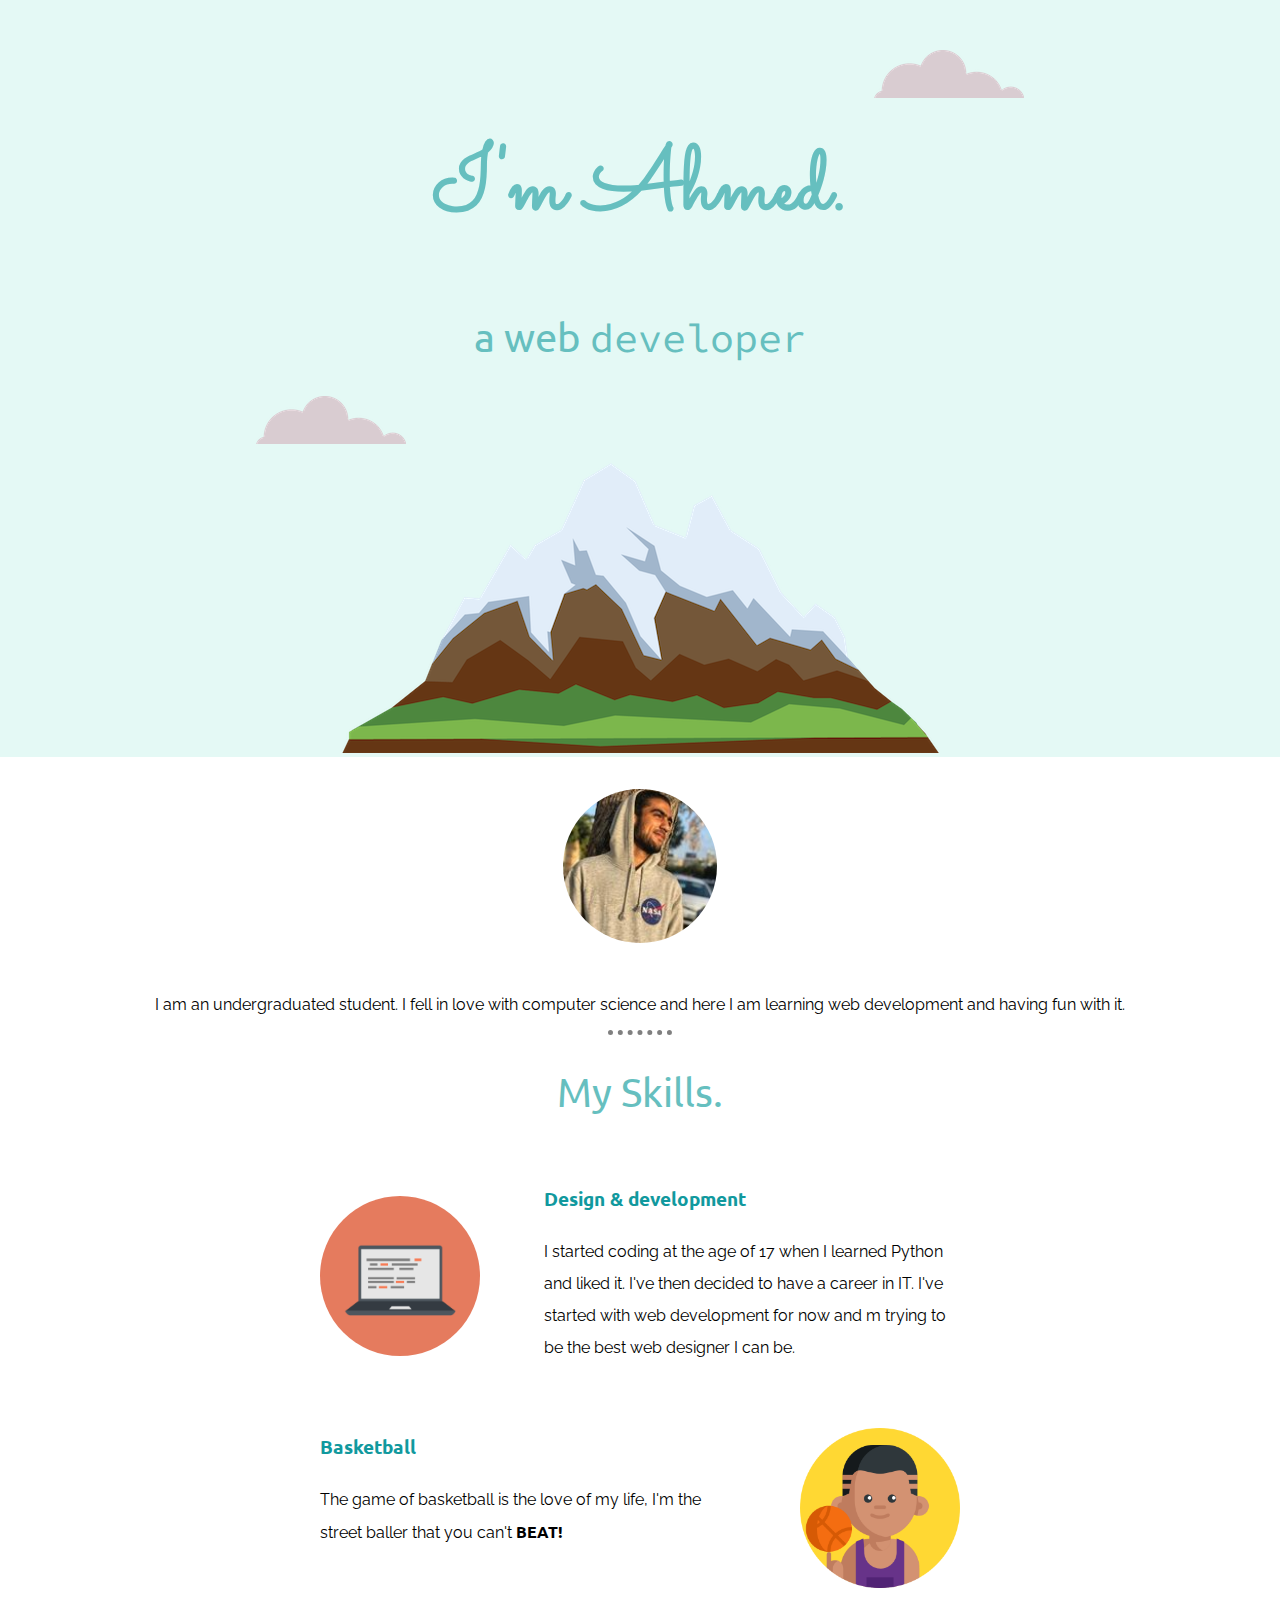
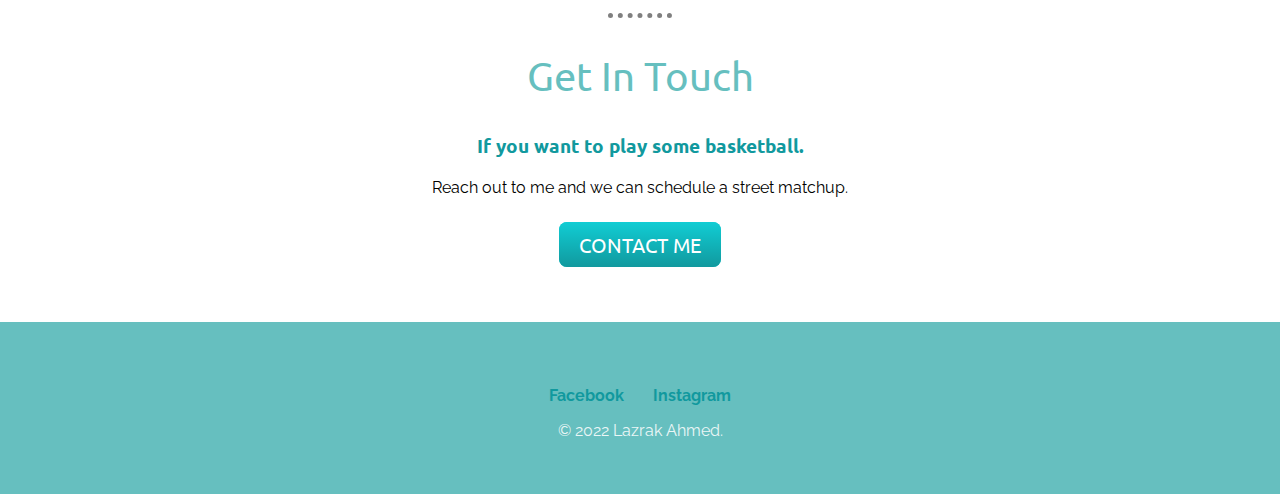
<file: index.html>
<!DOCTYPE html>
<html lang="en" dir="ltr">

<head>
  <meta charset="utf-8">
  <title>LAZRAK Ahmed</title>
  <link rel="stylesheet" href="css/style.css">
  <link rel="icon" href="background-_22_.ico">

  <link rel="preconnect" href="https://fonts.googleapis.com">
  <link rel="preconnect" href="https://fonts.gstatic.com" crossorigin>
  <link href="https://fonts.googleapis.com/css2?family=Raleway&family=Sacramento&family=Source+Code+Pro&family=Ubuntu&display=swap" rel="stylesheet">

</head>

<body>
  <div class="top">
    <img class="topc c" src="CSS - My Site Images/cloud.png" alt="cloud-img">
    <h1>I'm Ahmed.</h1>
    <h2>a web <span class="wd">developer</span></h2>
    <img class="botc c" src="CSS - My Site Images/cloud.png" alt="cloud-img">
    <img src="CSS - My Site Images/mountain.png" alt="mountain-img">
  </div>
  <div class="mid">
    <div class="profile">
      <!--
      <img class="rad" src="https://instagram.fcmn1-2.fna.fbcdn.net/v/t51.2885-15/72789141_167597881052561_5991315414513554227_n.jpg?stp=dst-jpg_e35_s320x320&_nc_ht=instagram.fcmn1-2.fna.fbcdn.net&_nc_cat=105&_nc_ohc=x2c2ljnxK70AX-jeZ3x&edm=AOQ1c0wBAAAA&ccb=7-5&oh=00_AT-rYSL2xRtn8T-2VVUyDWCBpL1TLiDcQlGMMAeo6AfL8g&oe=62F25A43&_nc_sid=8fd12b" alt="My profile picture">
      <h2>Hello.</h2>
    -->
      <img class="rad" src="CSS - My Site Images/me.jpg" alt="My profile picture">
      <p>I am an undergraduated student. I fell in love with computer science and here I am learning web development and having fun with it.</p>
    </div>
    <hr>
    <div class="skills">
      <h2>My Skills.</h2>
      <div class="skill-row">
        <img class="rad skill-img1" src="CSS - My Site Images/computer.png" alt="">
        <h3 class="skill-text">Design & development</h3>
        <p class="skill-text">I started coding at the age of 17 when I learned Python and liked it. I've then decided to have a career in IT. I've started with web development for now and m trying to be the best web designer I can be.</p>
      </div>
      <div class="skill-row">
        <img class="skill-img2" src="CSS - My Site Images/basketball-player.png" alt="">
        <h3 class="skill-text">Basketball</h3>
        <p class="skill-text">The game of basketball is the love of my life, I'm the street baller that you can't <span class="beat">BEAT!</span></p>
      </div>
    </div>
    <hr>
    <div class="contact-me">
      <h2>Get In Touch</h2>
      <h3>If you want to play some basketball.</h3>
      <p>Reach out to me and we can schedule a street matchup.</p>
      <br>
      <a class="btn" href="mailto:lazrak411@email.com">CONTACT ME</a>
    </div>
  </div>


  <div class="bot">
    <a class="footer-link" href="https://web.facebook.com/ahmed.lazrak.526/">Facebook</a>
    <a class="footer-link" href="https://www.instagram.com/lazrak_03/">Instagram</a>
    <br>
    <p style="color:#EAF6F6;">© 2022 Lazrak Ahmed.</p>
  </div>

</body>

</html>
</file>
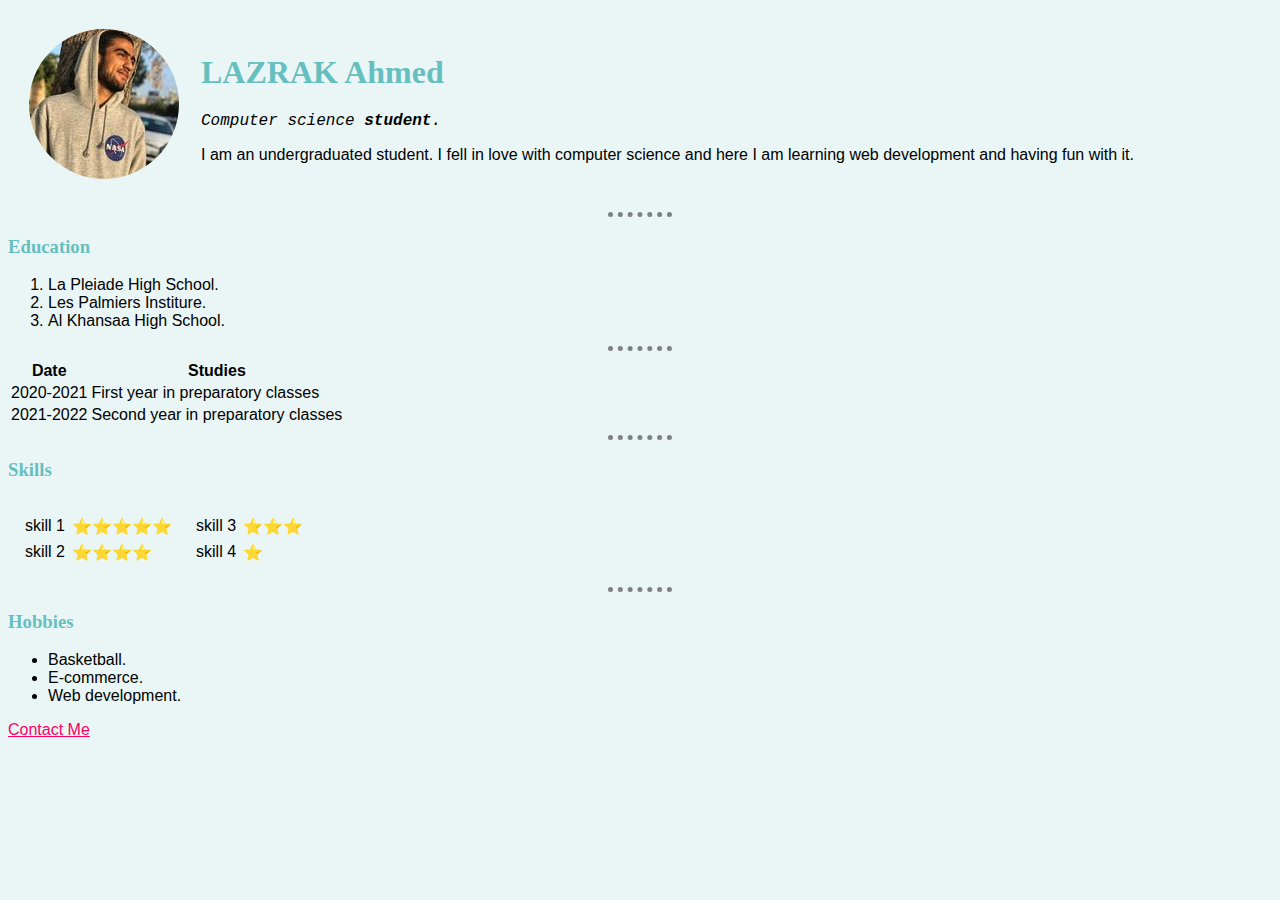
<file: HTML - Personal site/index.html>
<!DOCTYPE html>
<html lang="en" dir="ltr">

<head>
  <meta charset="utf-8">
  <title>Ahmed's Personal Site</title>
  <link rel="stylesheet" href="css/style.css">
</head>

<body>
  <table cellspacing='20'>
    <td><img class="myImg" src="me.jpg" alt="LAZRAK Ahmed picture"></td>
    <td>
      <h1 class="name" >LAZRAK Ahmed</h1>
      <p style="font-family: Courier New"><em>Computer science <strong>student</strong>.</em></p>
      <p>I am an undergraduated student. I fell in love with computer science and here I am learning web development and having fun with it.</p>
    </td>
  </table>

  <hr>
  <p>
  <h3>Education</h3>
  <ol>
    <li>La Pleiade High School.</li>
    <li>Les Palmiers Institure.</li>
    <li>Al Khansaa High School.</li>
  </ol>
  </p>
  <hr>
  <table>
    <thead>
      <th>Date</th>
      <th>Studies</th>
    </thead>
    <tbody>
      <tr>
        <td>2020-2021</td>
        <td>First year in preparatory classes</td>
      <tr>
        <td>2021-2022</td>
        <td>Second year in preparatory classes</td>
      </tr>
      </tr>
    </tbody>
  </table>
  <hr>
  <h3>Skills</h3>
  <table cellspacing='10'>
    <tr>
      <td>
        <table cellspacing='5'>
          <tr>
            <td>skill 1</td>
            <td>⭐⭐⭐⭐⭐</td>
          </tr>
          <tr>
            <td>skill 2</td>
            <td>⭐⭐⭐⭐</td>
          </tr>
        </table>
      </td>
      <td>
        <table cellspacing='5'>
          <tr>
            <td>skill 3</td>
            <td>⭐⭐⭐</td>
          </tr>
          <tr>
            <td>skill 4</td>
            <td>⭐</td>
      </td>
  </table>
  </tr>
  </table>
  <hr>
  <p>
  <h3>Hobbies</h3>
  <ul>
    <li>Basketball.</li>
    <li>E-commerce.</li>
    <li>Web development.</li>
  </ul>
  </p>
  <p><a href="contact-me.html">Contact Me</a></p>
</body>

</html>
</file>
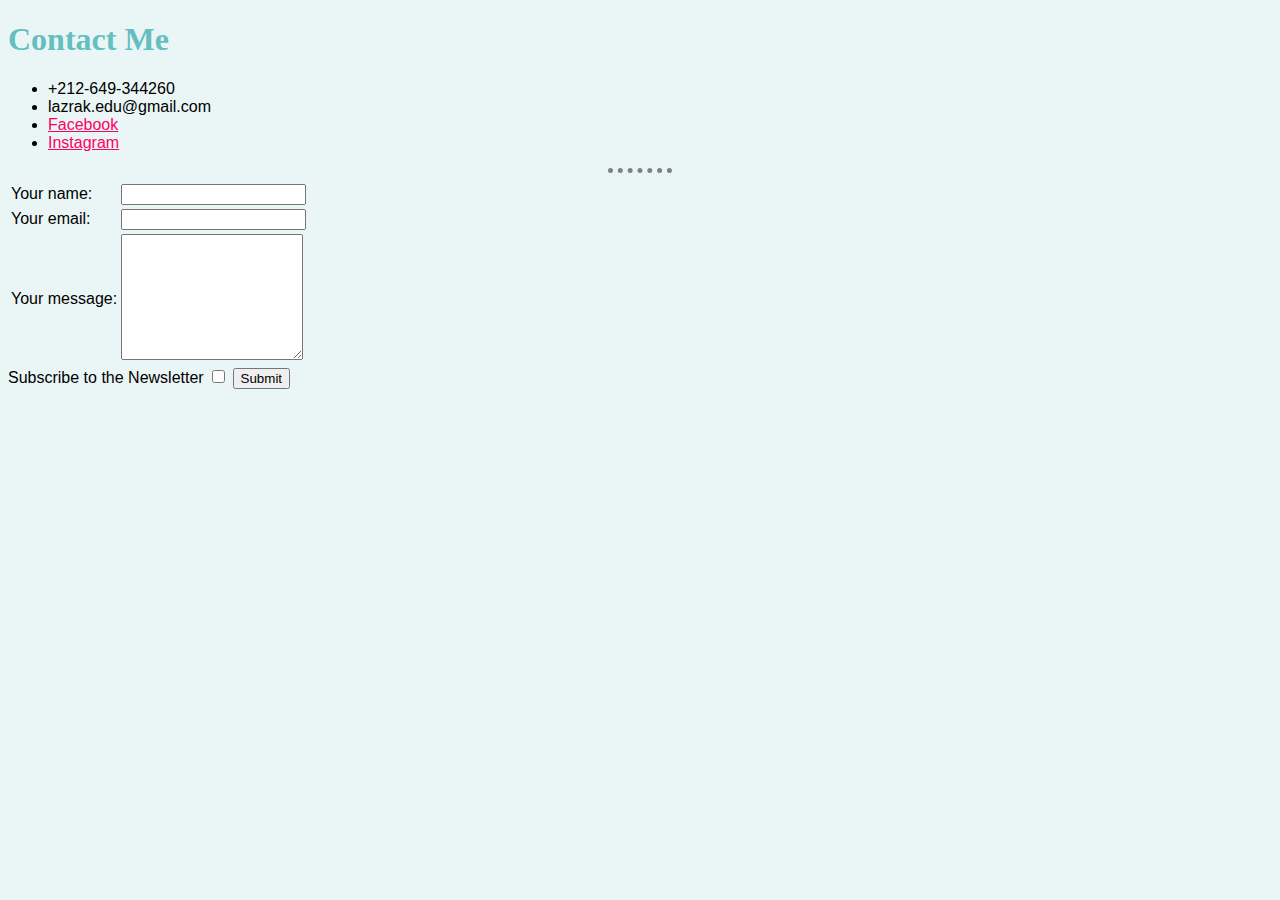
<file: HTML - Personal site/contact-me.html>
<!DOCTYPE html>
<html lang="en" dir="ltr">
  <head>
    <meta charset="utf-8">
    <title>Contact Me</title>
    <link rel="stylesheet" href="css/style.css">
  </head>
  <body>
    <h1>Contact Me</h1>
    <p><ul>
      <li>+212-649-344260</li>
      <li>lazrak.edu@gmail.com</li>
      <li><a href="https://web.facebook.com/ahmed.lazrak.526/">Facebook</a></li>
      <li><a href="https://www.instagram.com/lazrak_03/">Instagram</a></li>
    </ul></p>
    <hr>
    <form class="" action="mailto:lazrak.edu@gmail.com" method="post"enctype="text/plain">
      <table>
        <tr>
          <td><label>Your name:</label></td>
          <td><input type="text" name="yourName" value=""></td>

        </tr>
        <tr>
          <td><label>Your email:</label></td>
          <td><input type="email" name="yourEmail" value=""></td>
        </tr>
        <tr>
          <td><label>Your message:</label></td>
          <td><textarea name="yourMessage" rows="8" cols="20"></textarea></td>
        </tr>
      </table>
      <label>Subscribe to the Newsletter</label>
      <input type="checkbox" name="" value="">
      <input type="submit" name="">

    </form>
  </body>
</html>
</file>
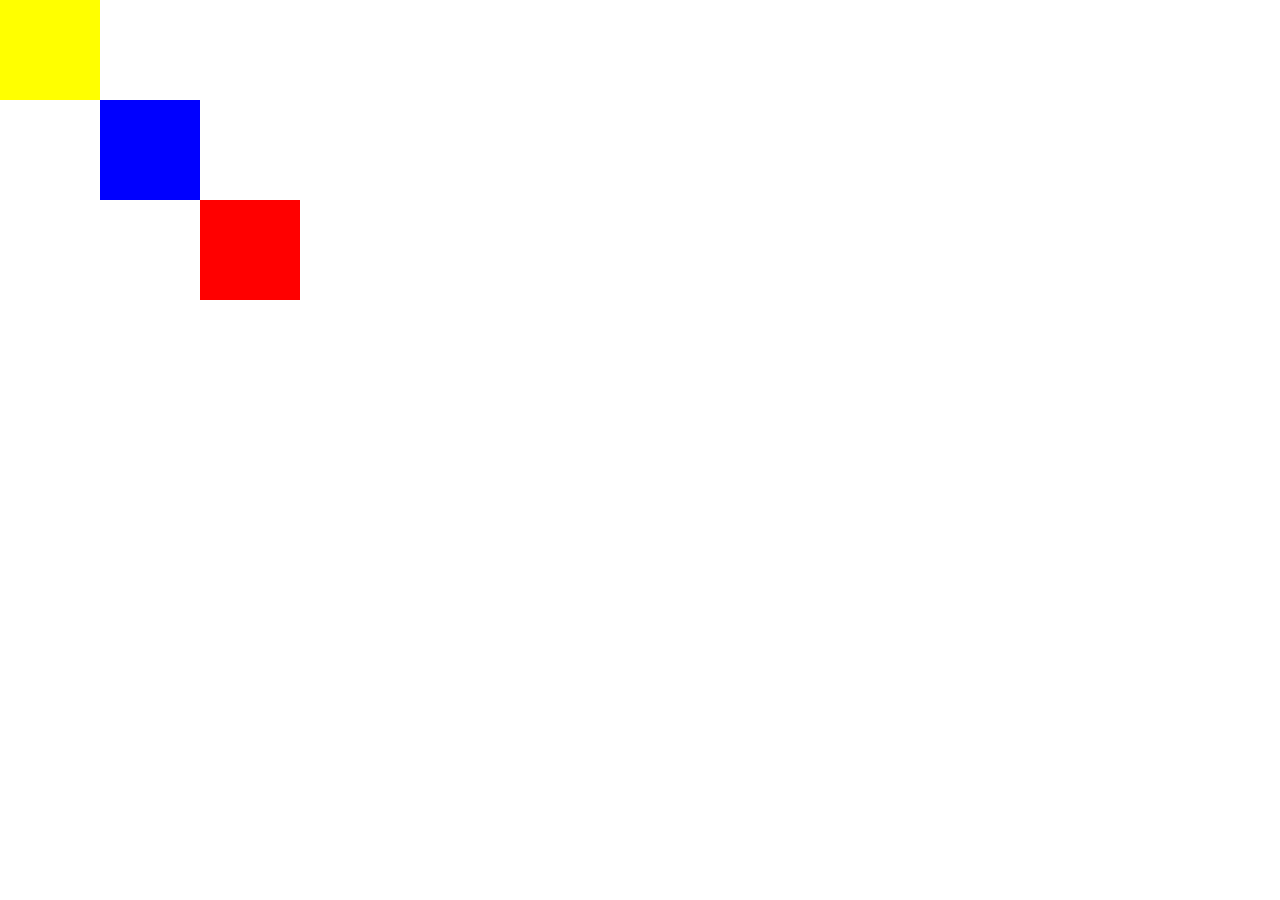
<file: HTML - Personal site/index1.html>
<!DOCTYPE html>
<html lang="en" dir="ltr">
  <head>
    <meta charset="utf-8">
    <title>shit</title>
    <style media="screen">
      div {
        width: 100px;
        height: 100px;
        background-color: green;
      }
      .red {
        background-color: red;
        position: absolute;
        left: 200px;
        top: 200px;
      }
      .blue {
        background-color: blue;
        position: absolute;
        left: 100px;
        top: 100px;
      }
      .yellow {
        background-color: yellow;
        position: absolute;
      }
      body {
        margin: 0;
      }
    </style>
  </head>
  <body>
    <div class="red">
    </div>

    <div class="blue">
    </div>

    <div class="yellow">
    </div>
  </body>
</html>
</file>
<file: css/style.css>
.top {
  background-color: #E4F9F5;
  padding-top: 100px;
  margin: 0;
  position: relative;
}
hr {
  border-style: none;
  border-top-style: dotted;
  border-width: 5px;
  color: grey;
  width: 5%;
}
h1 {
  margin: 0 auto 0;
  font-family: 'Sacramento', cursive;
  font-size: 5.625rem;
  color :  #66BFBF;
  line-height: 2;
}
h2 {
  font-family: 'Ubuntu', sans-serif;
  font-size: 2.5rem;
  color: #66BFBF;
  font-weight: normal;
}
h3 {
  font-family: 'Ubuntu', sans-serif;
  color: #11999E;
}
a {
  color: #11999E;
}
body {
margin: 0;
text-align: center;
font-family: 'Raleway', sans-serif;
}
.rad{
  margin: 2.5% 0;
  border-radius: 100%;
  width: 12%;
}
.mid {
  padding-bottom: 5%
}
.bot {
  margin: 0;
  padding-bottom: 3%;
  padding-top: 5%;
  background-color: #66BFBF;
  text-align: center;
}
.c {
  position: absolute;
}
.topc {
  top: 50px;
  right:20%;
}
.botc {
  left: 20%;
}
.wd {
  font-family: 'Source Code Pro', monospace;
}
.skill-row {
  width: 50%;
  margin: 5% auto;
    text-align: left;
    line-height: 2;

}
.skill-img1 {
  width: 25%;
  float: left;
  margin-right: 10%;
}
.skill-img2 {
  width: 25%;
  float: right;
  margin-left: 10% ;
}
.beat {
  font-weight: bold;
  font-family: 'Ubuntu';
}
.btn {
  background: #11cdd4;
  background-image: -webkit-linear-gradient(top, #11cdd4, #11999e);
  background-image: -moz-linear-gradient(top, #11cdd4, #11999e);
  background-image: -ms-linear-gradient(top, #11cdd4, #11999e);
  background-image: -o-linear-gradient(top, #11cdd4, #11999e);
  background-image: linear-gradient(to bottom, #11cdd4, #11999e);
  -webkit-border-radius: 8;
  -moz-border-radius: 8;
  border-radius: 8px;
  font-family: 'Ubuntu', sans-serif;
  color: #ffffff;
  font-size: 20px;
  padding: 10px 20px 10px 20px;
  text-decoration: none;
}

.btn:hover {
  background: #30e3cb;
  background-image: -webkit-linear-gradient(top, #30e3cb, #2bc4ad);
  background-image: -moz-linear-gradient(top, #30e3cb, #2bc4ad);
  background-image: -ms-linear-gradient(top, #30e3cb, #2bc4ad);
  background-image: -o-linear-gradient(top, #30e3cb, #2bc4ad);
  background-image: linear-gradient(to bottom, #30e3cb, #2bc4ad);
  text-decoration: none;
}
.footer-link {
  color: #11999E;
  text-decoration: none;
  font-weight: bold;
  padding-left: 1%;
  padding-right: 1%;
}
</file>
<file: HTML - Personal site/css/style.css>
body {
  background-color: #EAF6F6;
}

hr {
  border-style: none;
  border-top-style: dotted;
  border-width: 5px;
  color: grey;
  width: 5%;
}

h1 {
  color: #66BFBF;
  font-family: Calibri;
}

h3 {
  color: #66BFBF;
  font-family: Calibri;
}

p {
  font-family: Arial;
}

table {
  font-family: Arial;
}

ul {
  font-family: Arial;
}

ol {
  font-family: Arial;
}

a {
  color: #FF0063;
}
a:hover {
  color: white;
}
form {
  font-family: Arial;

}
.name {
  font-family:Rockwell;
}
.myImg {
  border-radius: 100%;
}
</file>
